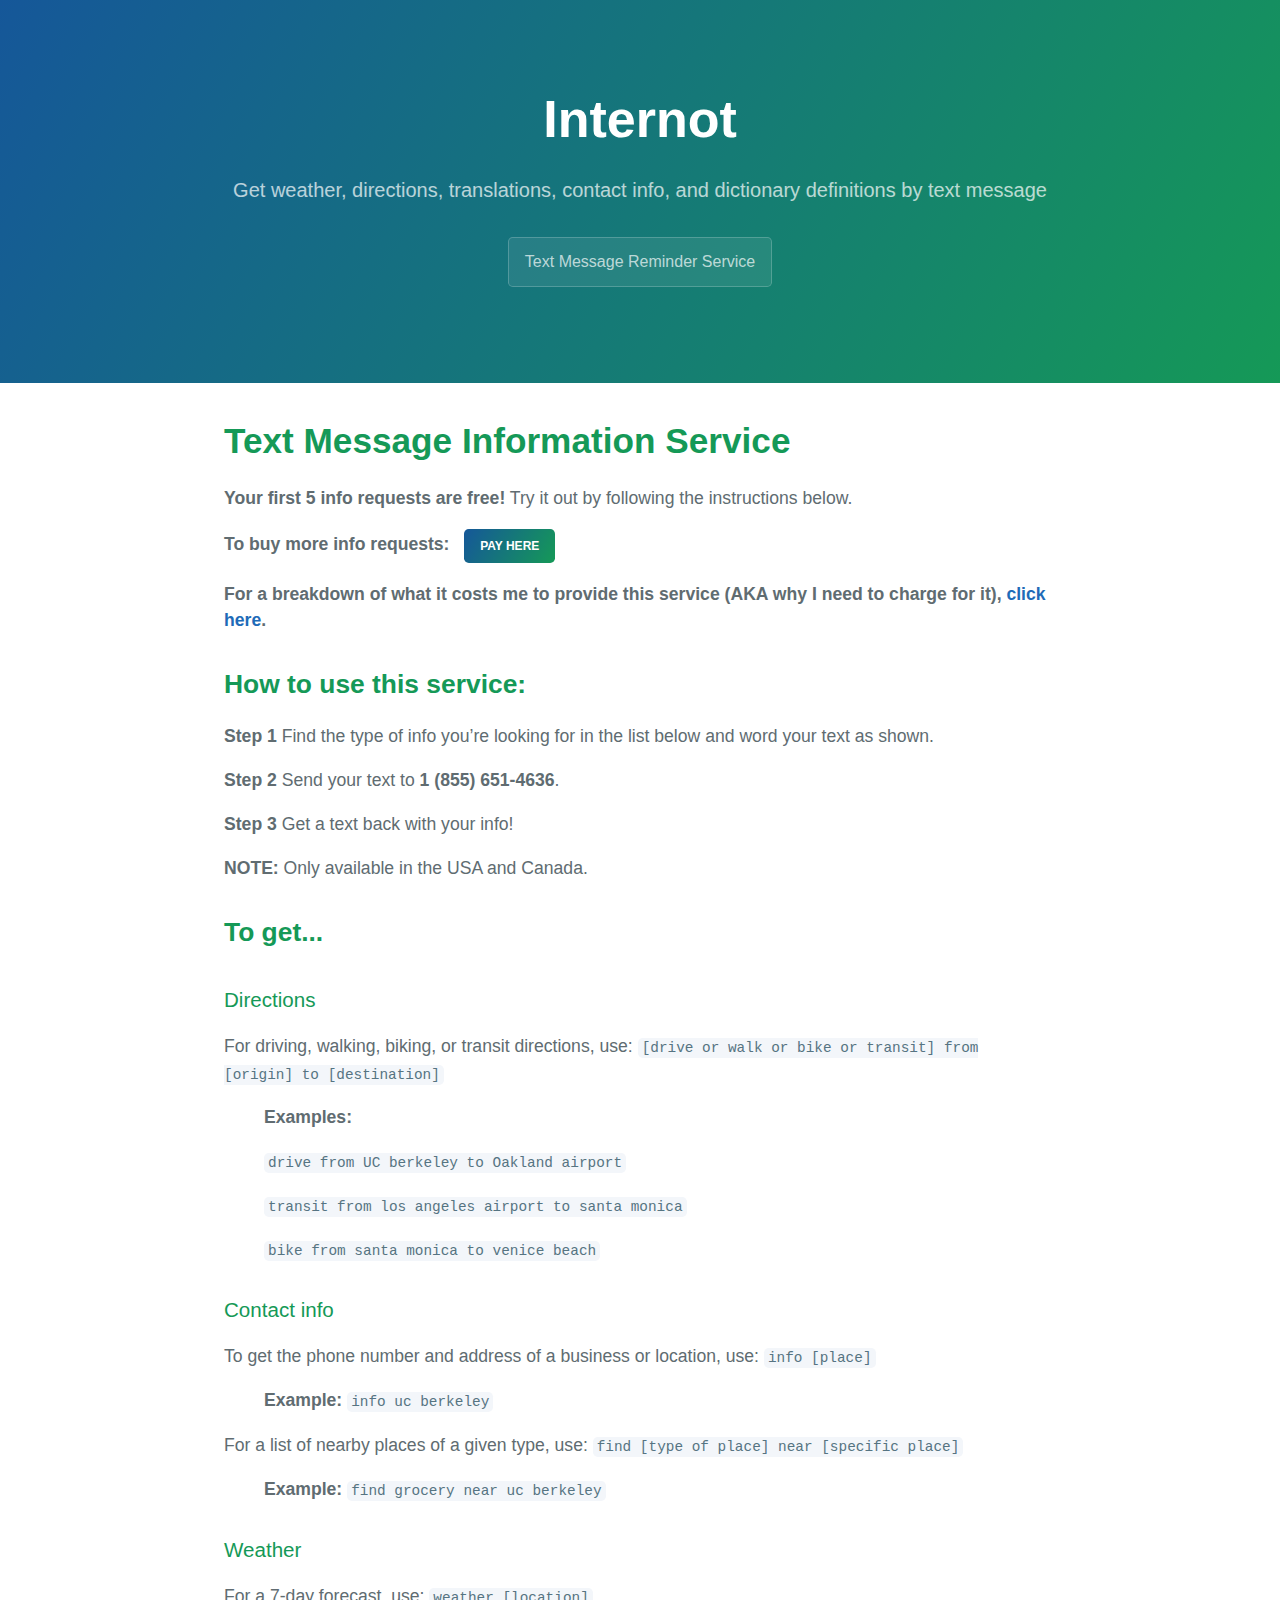
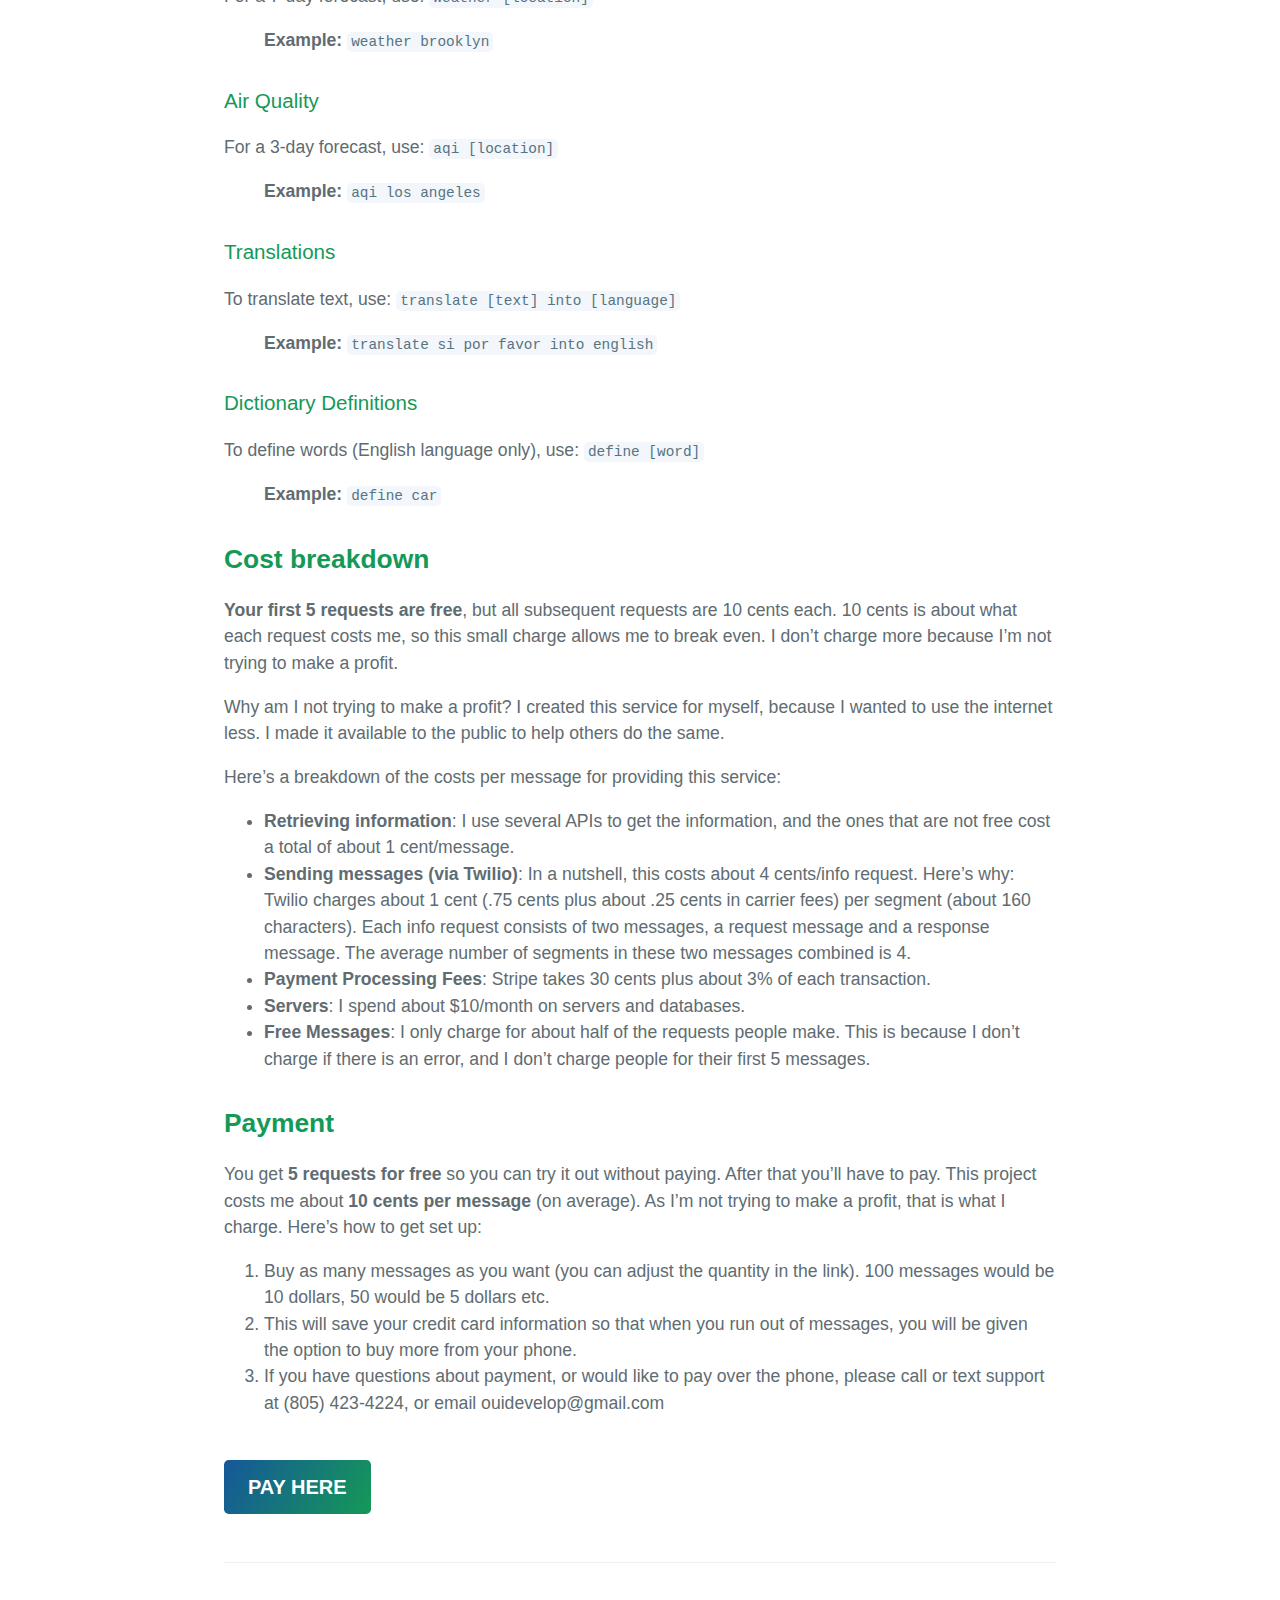
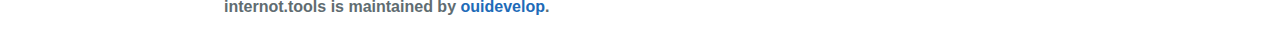
<file: index.html>
<!DOCTYPE html>
<html lang="en-US">
<head>
    <meta charset="UTF-8">

    <!-- Begin Jekyll SEO tag v2.8.0 -->
    <title>Internot</title>
    <meta name="generator" content="Jekyll v3.9.5" />
    <meta property="og:title" content="Internot" />
    <meta property="og:locale" content="en_US" />
    <meta name="description" content="Get weather, directions, translations, contact info, and dictionary definitions by text message" />
    <meta property="og:description" content="Get weather, directions, translations, contact info, and dictionary definitions by text message" />
    <link rel="canonical" href="https://internot.tools" />
    <meta property="og:url" content="https://internot.tools" />
    <meta property="og:site_name" content="Internot" />
    <meta property="og:type" content="website" />
    <meta name="twitter:card" content="summary" />
    <meta property="twitter:title" content="Internot" />
    <script type="application/ld+json">
        {"@context":"https://schema.org","@type":"WebSite","description":"Get weather, directions, translations, contact info, and dictionary definitions by text message","headline":"Internot","name":"Internot","url":"https://internot.tools"}</script>
    <!-- End Jekyll SEO tag -->

    <link rel="preconnect" href="https://fonts.gstatic.com">
    <link rel="preload" href="https://fonts.googleapis.com/css?family=Open+Sans:400,700&display=swap" as="style" type="text/css" crossorigin>
    <meta name="viewport" content="width=device-width, initial-scale=1">
    <meta name="theme-color" content="#157878">
    <meta name="apple-mobile-web-app-status-bar-style" content="black-translucent">
    <link rel="stylesheet" href="style.css">
    <!-- start custom head snippets, customize with your own _includes/head-custom.html file -->

    <!-- Setup Google Analytics -->



    <!-- You can set your favicon here -->
    <!-- link rel="shortcut icon" type="image/x-icon" href="/text-message-directions/favicon.ico" -->

    <!-- end custom head snippets -->

</head>
<body>
<a id="skip-to-content" href="#content">Skip to the content.</a>

<header class="page-header" role="banner">
    <h1 class="project-name">Internot</h1>
    <h2 class="project-tagline">Get weather, directions, translations, contact info, and dictionary definitions by text message</h2>
    <a href="./reminders" class="btn">Text Message Reminder Service</a>
</header>

<main id="content" class="main-content" role="main">
    <h1 id="info-by-text">Text Message Information Service</h1>

    <p><strong>Your first 5 info requests are free!</strong> Try it out by following the instructions below.</p>
    <p><strong>To buy more info requests:</strong>&nbsp;&nbsp;&nbsp;<a href="https://buy.stripe.com/4gwbLO8j6dA4g24fZ0" class="pay-button-small">PAY HERE</a></p>
    <p><strong>For a breakdown of what it costs me to provide this service (AKA why I need to charge for it),     <a href="#cost-breakdown">click here</a>.</strong></p>

    <h2> How to use this service: </h2>

    <p> <strong>Step 1</strong> Find the type of info you’re looking for in the list below and word your text as shown.</p>
    <p> <strong>Step 2</strong> Send your text to <strong>1 (855) 651-4636</strong>.</p>
    <p> <strong>Step 3</strong> Get a text back with your info!</p>


    <p> <strong>NOTE:</strong> Only available in the USA and Canada.</p>

    <h2> To get... </h2>
    <h3 id="directions">Directions</h3>
    <p> For driving, walking, biking, or transit directions, use: <code class="language-plaintext highlighter-rouge">[drive or walk or bike or transit] from [origin] to [destination]</code></p>

    <div class="indent">
        <p><strong>Examples:</strong></p>

        <p><code class="language-plaintext highlighter-rouge">drive from UC berkeley to Oakland airport</code></p>

        <p><code class="language-plaintext highlighter-rouge">transit from los angeles airport to santa monica</code></p>

        <p><code class="language-plaintext highlighter-rouge">bike from santa monica to venice beach</code></p>
    </div>

    <h3 id="contact-info">Contact info</h3>
    <p>To get the phone number and address of a business or location, use: <code class="language-plaintext highlighter-rouge">info [place]</code> </p>

    <div class="indent"><p><strong>Example:</strong> <code class="language-plaintext highlighter-rouge">info uc berkeley</code></p></div>

    <p>For a list of nearby places of a given type, use: <code class="language-plaintext highlighter-rouge">find [type of place] near [specific place]</code></p>

    <div class="indent">
        <p><strong>Example:</strong> <code class="language-plaintext highlighter-rouge">find grocery near uc berkeley</code></p>
    </div>

    <h3 id="weather">Weather</h3>
    <p>For a 7-day forecast, use: <code class="language-plaintext highlighter-rouge">weather [location]</code></p>

    <div class="indent">
        <p><strong>Example:</strong> <code class="language-plaintext highlighter-rouge">weather brooklyn</code></p>
    </div>

    <h3 id="air-quality">Air Quality</h3>
    <p>For a 3-day forecast, use: <code class="language-plaintext highlighter-rouge">aqi [location]</code></p>

    <div class="indent">
        <p><strong>Example:</strong>  <code class="language-plaintext highlighter-rouge">aqi los angeles</code></p>
    </div>

    <h3 id="translate">Translations</h3>
    <p>To translate text, use: <code class="language-plaintext highlighter-rouge">translate [text] into [language]</code></p>

    <div class="indent">
        <p><strong>Example:</strong> <code class="language-plaintext highlighter-rouge">translate si por favor into english</code></p>
    </div>

    <h3 id="definitions">Dictionary Definitions</h3>
   <p>To define words (English language only), use: <code class="language-plaintext highlighter-rouge">define [word]</code></p>

    <div class="indent">
        <p><strong>Example:</strong> <code class="language-plaintext highlighter-rouge">define car</code></p>
    </div>

    <h2 id="cost-breakdown">Cost breakdown</h2>
    <p><strong>Your first 5 requests are free</strong>, but all subsequent requests are 10 cents each. 10 cents is about what each request costs me, so this small charge allows me to break even. I don’t charge more because I’m not trying to make a profit.</p>
    <p>Why am I not trying to make a profit? I created this service for myself, because I wanted to use the internet less. I made it available to the public to help others do the same.</p>
    <p>Here’s a breakdown of the costs per message for providing this service:</p>

    <ul>
        <li><strong>Retrieving information</strong>: I use several APIs to get the information, and the ones that are not free cost a total of about 1 cent/message.</li>
        <li><strong>Sending messages (via Twilio)</strong>: In a nutshell, this costs about 4 cents/info request. Here’s why: Twilio charges about 1 cent (.75 cents plus about .25 cents in carrier fees) per segment (about 160 characters). Each info request consists of two messages, a request message and a response message. The average number of segments in these two messages combined is 4.</li>
        <li><strong>Payment Processing Fees</strong>: Stripe takes 30 cents plus about 3% of each transaction.</li>
        <li><strong>Servers</strong>: I spend about $10/month on servers and databases.</li>
        <li><strong>Free Messages</strong>: I only charge for about half of the requests people make. This is because I don’t charge if there is an error, and I don’t charge people for their first 5 messages.</li>
    </ul>

    <h2 id="payment">Payment</h2>
    <p>You get <strong>5 requests for free</strong> so you can try it out without paying. After that you’ll have to pay. This project costs me about <strong>10 cents per message</strong> (on average). As I’m not trying to make a profit, that is what I charge. Here’s how to get set up:</p>
    <ol>
        <li>Buy as many messages as you want (you can adjust the quantity in the link). 100 messages would be 10 dollars, 50 would be 5 dollars etc.</li>
        <li>This will save your credit card information so that when you run out of messages, you will be given the option to buy more from your phone.</li>
        <li>If you have questions about payment, or would like to pay over the phone, please call or text support at (805) 423-4224, or email ouidevelop@gmail.com</li>
    </ol>

    <br>
    <a href="https://buy.stripe.com/4gwbLO8j6dA4g24fZ0" class="pay-button">PAY HERE</a>

    <!--    <p>Built by Oui Develop (at http://ouidevelop.org)</p>-->


    <footer class="site-footer">

        <span class="site-footer-owner">internot.tools is maintained by <a href="https://ouidevelop.org/">ouidevelop</a>.</span>

        <!--        <span class="site-footer-credits">This page was generated by <a href="https://pages.github.com">GitHub Pages</a>.</span>-->
    </footer>
</main>
</body>
</html>
</file>
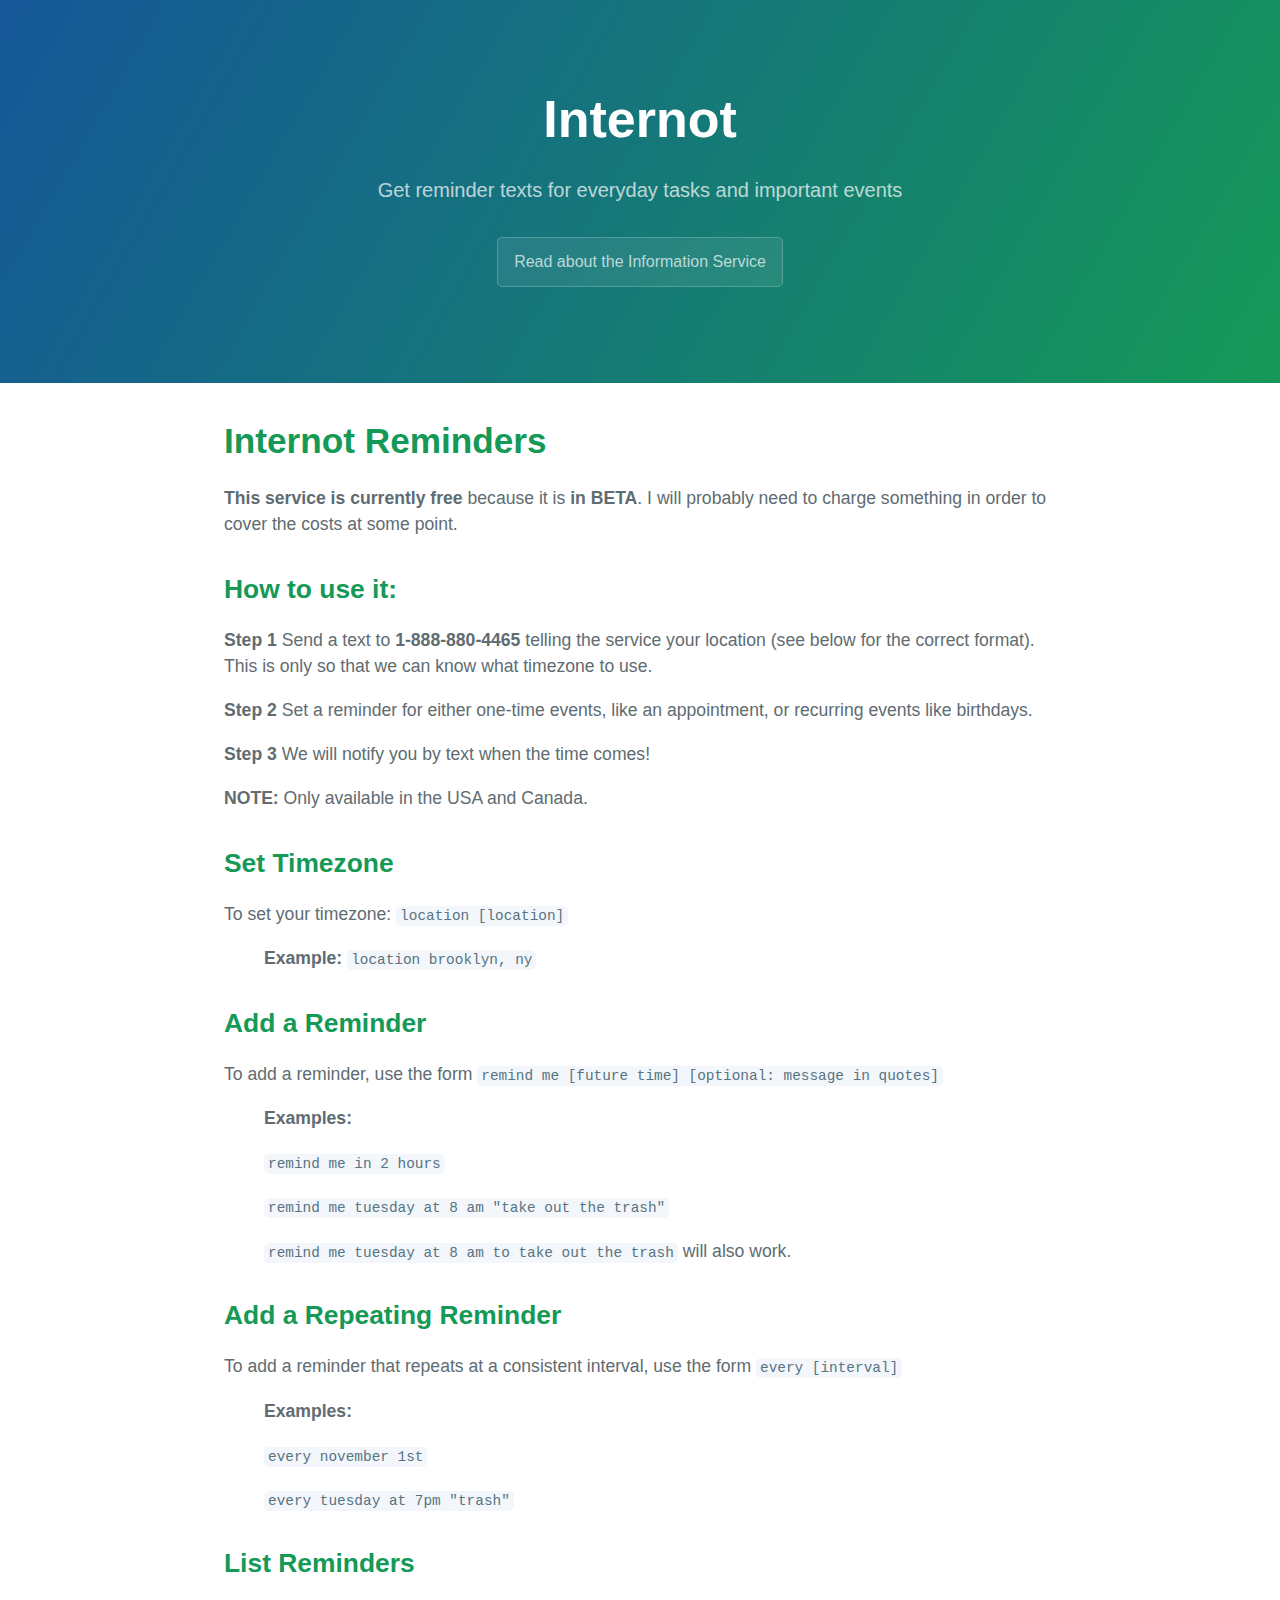
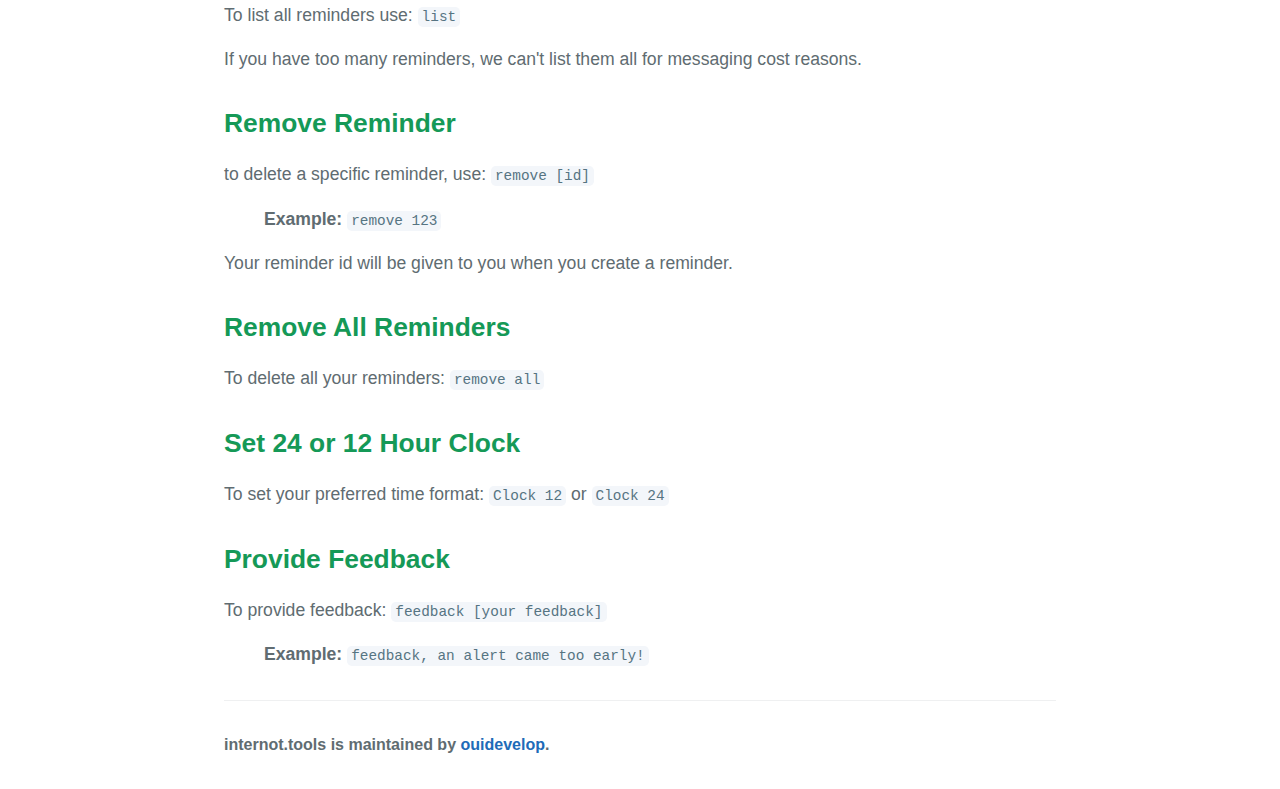
<file: reminders/index.html>
<!DOCTYPE html>
<html lang="en-US">
<head>
    <meta charset="UTF-8">

    <!-- Begin Jekyll SEO tag v2.8.0 -->
    <title>Internot Reminders</title>
    <meta name="generator" content="Jekyll v3.9.5" />
    <meta property="og:title" content="Internot" />
    <meta property="og:locale" content="en_US" />
    <meta name="description" content="Get reminder texts for everyday tasks and important events" />
    <meta property="og:description" content="Get reminder texts for everyday tasks and important events" />
    <link rel="canonical" href="https://internot.tools" />
    <meta property="og:url" content="https://internot.tools" />
    <meta property="og:site_name" content="Internot" />
    <meta property="og:type" content="website" />
    <meta name="twitter:card" content="summary" />
    <meta property="twitter:title" content="Internot" />
    <script type="application/ld+json">
        {
            "@context": "https://schema.org",
            "@type": "WebPage",
            "name": "Internot Reminders",
            "url": "https://internot.tools/reminders",
            "description": "Get text message based single or recurring reminders. This service is currently in beta and is free, but may require a fee in the future to cover costs.",
            "headline": "Internot Reminders",
            "publisher": {
                "@type": "Organization",
                "name": "Internot",
                "url": "https://internot.tools"
            }
        }
    </script>
    <!-- End Jekyll SEO tag -->

    <link rel="preconnect" href="https://fonts.gstatic.com">
    <link rel="preload" href="https://fonts.googleapis.com/css?family=Open+Sans:400,700&display=swap" as="style" type="text/css" crossorigin>
    <meta name="viewport" content="width=device-width, initial-scale=1">
    <meta name="theme-color" content="#157878">
    <meta name="apple-mobile-web-app-status-bar-style" content="black-translucent">
    <link rel="stylesheet" href="../style.css">
    <!-- start custom head snippets, customize with your own _includes/head-custom.html file -->

    <!-- Setup Google Analytics -->



    <!-- You can set your favicon here -->
    <!-- link rel="shortcut icon" type="image/x-icon" href="/text-message-directions/favicon.ico" -->

    <!-- end custom head snippets -->

</head>
<body>
<a id="skip-to-content" href="#content">Skip to the content.</a>

<header class="page-header" role="banner">
    <h1 class="project-name">Internot</h1>
    <h2 class="project-tagline">Get reminder texts for everyday tasks and important events</h2>
    <a href="../" class="btn">Read about the Information Service</a>
</header>

<main id="content" class="main-content" role="main">
    <h1 id="info-by-text">Internot Reminders</h1>

    <p> <strong>This service is currently free</strong> because it is <strong>in BETA</strong>. I will probably need to charge something in order to cover the costs at some point.</p>

    <h2> How to use it: </h2>

    <p> <strong>Step 1</strong> Send a text to <strong>1-888-880-4465</strong> telling the service your location (see below for the correct format). This is only so that we can know what timezone to use.</p>
    <p> <strong>Step 2</strong> Set a reminder for either one-time events, like an appointment, or recurring events like birthdays.</p>
    <p> <strong>Step 3</strong> We will notify you by text when the time comes!</p>

    <p> <strong>NOTE:</strong> Only available in the USA and Canada.</p>

    <h2>Set Timezone</h2>
    <p>To set your timezone: <code class="language-plaintext highlighter-rouge">location [location]</code> </p>

    <div class="indent"><p><strong>Example:</strong> <code class="language-plaintext highlighter-rouge">location brooklyn, ny</code></p></div>

    <h2>Add a Reminder</h2>
    <p>To add a reminder, use the form <code class="language-plaintext highlighter-rouge">remind me [future time] [optional: message in quotes]</code></p>

    <div class="indent">
        <p><strong>Examples:</strong></p>
        <p><code class="language-plaintext highlighter-rouge">remind me in 2 hours</code></p>
        <p><code class="language-plaintext highlighter-rouge">remind me tuesday at 8 am "take out the trash"</code></p>
        <p><code class="language-plaintext highlighter-rouge">remind me tuesday at 8 am to take out the trash</code> will also work. </p>
    </div>

    <h2>Add a Repeating Reminder</h2>
    <p>To add a reminder that repeats at a consistent interval, use the form <code class="language-plaintext highlighter-rouge">every [interval]</code></p>

    <div class="indent">
        <p><strong>Examples:</strong></p>
        <p><code class="language-plaintext highlighter-rouge">every november 1st</code></p>
        <p><code class="language-plaintext highlighter-rouge">every tuesday at 7pm "trash"</code></p>
    </div>

    <h2>List Reminders</h2>
    <p>To list all reminders use: <code class="language-plaintext highlighter-rouge">list</code></p>
    <p>If you have too many reminders, we can't list them all for messaging cost reasons.</p>

    <h2>Remove Reminder</h2>
    <p>to delete a specific reminder, use: <code class="language-plaintext highlighter-rouge">remove [id]</code> </p>

    <div class="indent"><p><strong>Example:</strong> <code class="language-plaintext highlighter-rouge">remove 123</code></p></div>
    <p>Your reminder id will be given to you when you create a reminder.</p>

    <h2>Remove All Reminders</h2>
    <p>To delete all your reminders: <code class="language-plaintext highlighter-rouge">remove all</code></p>

    <h2>Set 24 or 12 Hour Clock</h2>
    <p>To set your preferred time format: <code class="language-plaintext highlighter-rouge">Clock 12</code> or <code class="language-plaintext highlighter-rouge">Clock 24</code> </p>

    <h2>Provide Feedback</h2>
    <p>To provide feedback: <code class="language-plaintext highlighter-rouge">feedback [your feedback]</code></p>

    <div class="indent"><p><strong>Example:</strong> <code class="language-plaintext highlighter-rouge">feedback, an alert came too early!</code></p></div>

    <!--    <p>Built by Oui Develop (at http://ouidevelop.org)</p>-->


    <footer class="site-footer">

        <span class="site-footer-owner">internot.tools is maintained by <a href="https://ouidevelop.org/">ouidevelop</a>.</span>

        <!--        <span class="site-footer-credits">This page was generated by <a href="https://pages.github.com">GitHub Pages</a>.</span>-->
    </footer>
</main>
</body>
</html>
</file>
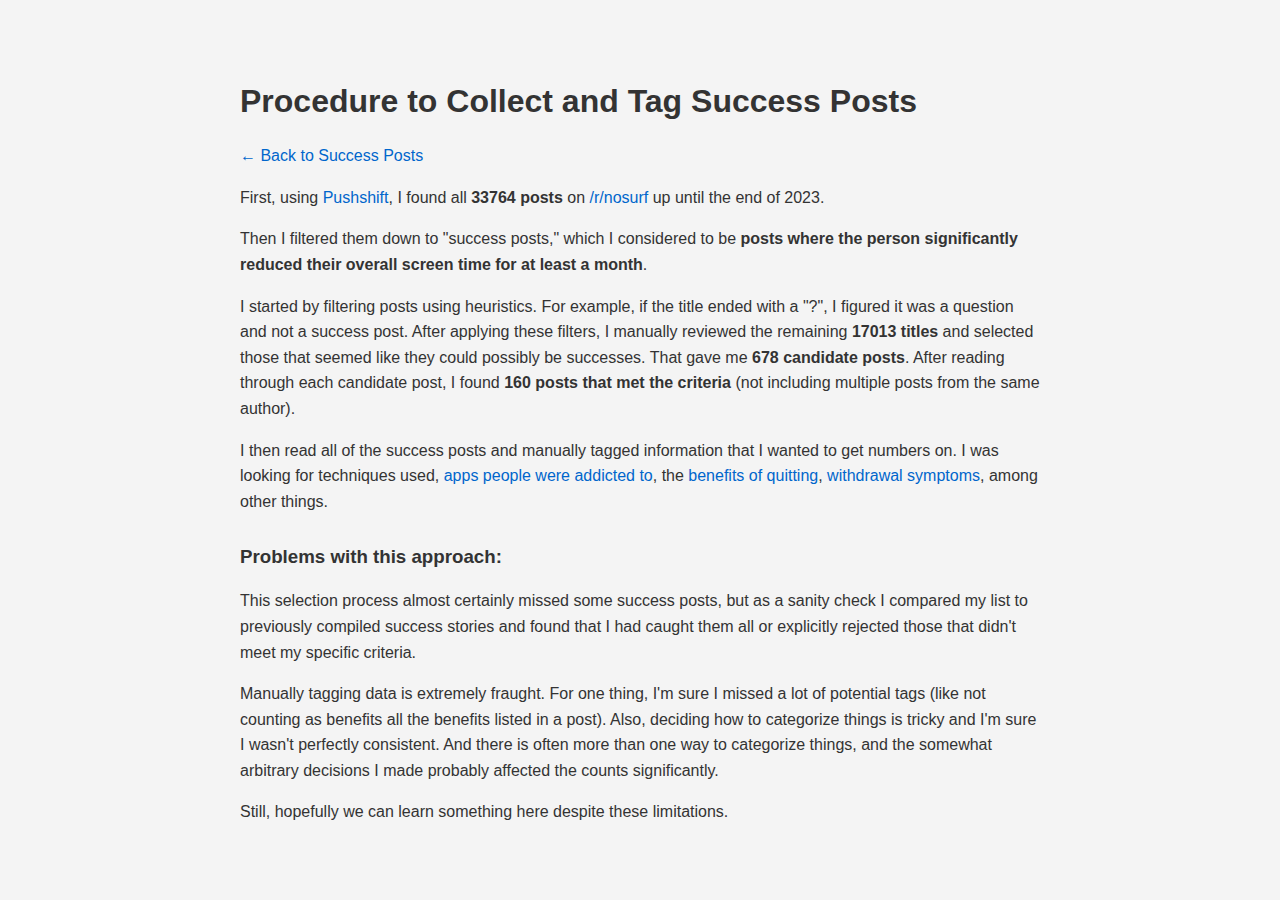
<file: successes/procedure.html>
<!DOCTYPE html>
<html lang="en">
<head>
  <meta charset="UTF-8">
  <title>Data Collection and Tagging Procedure</title>
  <meta name="viewport" content="width=device-width, initial-scale=1.0">
  <link rel="stylesheet" href="style.css">
</head>
<body>
  <div class="container">
    <h1>Procedure to Collect and Tag Success Posts</h1>
    
    <p><a href="index.html">&larr; Back to Success Posts</a></p>

    <p>First, using <a href="https://www.reddit.com/r/pushshift/comments/194k9y4/reddit_dump_files_through_the_end_of_2023/">Pushshift</a>, I found all <strong>33764 posts</strong> on <a href="https://www.reddit.com/r/nosurf">/r/nosurf</a> up until the end of 2023.</p>
    <p>Then I filtered them down to "success posts," which I considered to be <strong>posts where the person significantly reduced their overall screen time for at least a month</strong>.</p>
    <p>I started by filtering posts using heuristics. For example, if the title ended with a "?", I figured it was a question and not a success post. After applying these filters, I manually reviewed the remaining <strong>17013 titles</strong> and selected those that seemed like they could possibly be successes. That gave me <strong>678 candidate posts</strong>. After reading through each candidate post, I found <strong>160 posts that met the criteria</strong> (not including multiple posts from the same author).</p>
    <p>I then read all of the success posts and manually tagged information that I wanted to get numbers on. I was looking for techniques used, <a href="https://internot.tools/successes/?category=a-t">apps people were addicted to</a>, the <a href="https://internot.tools/successes/?category=ben">benefits of quitting</a>, <a href="https://internot.tools/successes/?category=symp">withdrawal symptoms</a>, among other things.</p>
    
    <h3>Problems with this approach:</h3>
    <p>This selection process almost certainly missed some success posts, but as a sanity check I compared my list to previously compiled success stories and found that I had caught them all or explicitly rejected those that didn't meet my specific criteria.</p>
    <p>Manually tagging data is extremely fraught. For one thing, I'm sure I missed a lot of potential tags (like not counting as benefits all the benefits listed in a post). Also, deciding how to categorize things is tricky and I'm sure I wasn't perfectly consistent. And there is often more than one way to categorize things, and the somewhat arbitrary decisions I made probably affected the counts significantly.</p>
    <p>Still, hopefully we can learn something here despite these limitations.</p>
  </div>
</body>
</html>
</file>
<file: successes/style.css>
/* Base Styles */
body {
    font-family: 'Segoe UI', Tahoma, Geneva, Verdana, sans-serif;
    line-height: 1.6;
    color: #333;
    background-color: #f4f4f4;
}

/* Highlighted Suggestion */
.highlighted-suggestion {
    background-color: #d9edf7; /* Light blue background */
    font-weight: bold;
}

/* Introductory Section Styles */
#intro {
    margin: 20px auto;          /* Center the intro section */
    padding: 20px;              /* Add padding for inner spacing */
    max-width: 1200px;          /* Limit the maximum width */
    box-sizing: border-box;     /* Include padding within the width */
    background-color: #ffffff;
    border-radius: 8px;
    box-shadow: 0 2px 4px rgba(0,0,0,0.1);
}

/* Search Container Styles */
.search-container {
    margin: 20px auto;          /* Center the container horizontally */
    max-width: 1200px;          /* Match the width of #intro and .content-container */
    display: flex;
    flex-wrap: wrap;
    gap: 10px;
    box-sizing: border-box;     /* Include padding within the max-width */
    padding: 0 20px;            /* Optional: Add horizontal padding for better spacing */
    background-color: #ffffff;
    padding: 20px;
    border-radius: 8px;
    box-shadow: 0 2px 4px rgba(0,0,0,0.1);
}

#search {
    flex: 1;
    padding: 10px;
    font-size: 1em;
    box-sizing: border-box;
    border: 1px solid #ddd;
    border-radius: 4px;
    transition: border-color 0.3s ease;
}

#search:focus, #categoryDropdown:focus, #tagDropdown:focus {
    border-color: #4CAF50;
    outline: none;
}

/* Category and Tag Dropdown Styles */
#categoryDropdown,
#tagDropdown {
    padding: 10px;
    font-size: 1em;
    border: 1px solid #ddd;
    border-radius: 4px;
    transition: border-color 0.3s ease;
}

/* Suggestions Styles */
.suggestions {
    border: 1px solid #ccc;
    max-height: 300px;
    overflow-y: auto;
    margin-top: 5px;
    width: 100%;
}

.suggestion {
    padding: 10px;
    cursor: pointer;
}

.suggestion:hover {
    background-color: #f0f0f0;
}

/* Highlight Styles */
.highlight {
    background-color: yellow;
    font-weight: bold;
}

.tag-highlight {
    background-color: lightgreen;
    font-weight: bold;
}

/* Content Container */
.content-container {
    margin: 20px auto;          /* Center the container */
    padding: 20px;              /* Add padding for inner spacing */
    max-width: 1200px;          /* Limit the maximum width */
    box-sizing: border-box;     /* Include padding within the width */
    word-wrap: break-word;
    overflow-wrap: break-word;
    background-color: #ffffff;
    border-radius: 8px;
    box-shadow: 0 2px 4px rgba(0,0,0,0.1);
}

/* File Content Container */
.file-content {
    border: 1px solid #ddd;
    padding: 15px;
    margin-bottom: 20px;
    border-radius: 8px;
    background-color: #f9f9f9;
    word-wrap: break-word;
    overflow-wrap: break-word;
    transition: background-color 0.3s ease;
}

.file-content:hover {
    background-color: #e9e9e9;
}

.file-content:nth-child(odd) {
    background-color: #f0f0f0;
}

/* Post Content within File */
.post-content {
    margin-bottom: 20px;
}

.post-heading {
    font-size: 1.2em;
    margin-bottom: 5px;
    color: #555;
}

/* Optional separator between posts within the same file */
.post-content + .post-content {
    border-top: 1px dashed #ccc;
    padding-top: 15px;
}

/* File Name */
.file-name {
    font-weight: bold;
    margin-bottom: 5px;
    color: #2c3e50;
    border-bottom: 2px solid #4CAF50;
    padding-bottom: 5px;
    font-size: 1.2em;
}

.hidden {
    display: none;
}

.permalink {
    font-size: 0.9em;
    margin-left: 10px;
}

/* Highlighted Post */
.highlighted-post {
    border: 2px solid #4CAF50; /* Orange border */
    background-color: #e8f5e9; /* Light yellow background */
    padding: 10px;
    border-radius: 5px;
}

/* Responsive Styles */
@media (max-width: 600px) {
    .search-container {
        margin: 10px;
        flex-direction: column;
    }

    #search,
    #categoryDropdown,
    #tagDropdown {
        font-size: 1.2em;
        padding: 12px;
        width: 100%;
        margin-bottom: 10px;
    }

    .suggestions {
        max-height: 200px;
        font-size: 1.1em;
    }

    .suggestion {
        padding: 15px;
    }

    .file-name {
        font-size: 1.4em;
    }

    .file-content {
        padding: 10px;
    }

    .file-content p {
        font-size: 1.1em;
    }

    body {
        font-size: 16px;
    }

    /* Ensure Introductory Content is Responsive */
    #intro p {
        font-size: 1.1em;
    }

    /* Style for the checkbox label */
    .search-container label {
        display: flex;
        align-items: center;
        font-size: 1em;
        margin-bottom: 10px;
    }

    /* Style for the checkbox input */
    .search-container input[type="checkbox"] {
        margin-right: 5px;
    }
}

.loading-indicator {
    position: fixed;
    top: 0;
    left: 0;
    width: 100%;
    height: 100%;
    background-color: rgba(255, 255, 255, 0.8);
    display: flex;
    flex-direction: column;
    justify-content: center;
    align-items: center;
    z-index: 1000;
}

.spinner {
    border: 4px solid #f3f3f3;
    border-top: 4px solid #3498db;
    border-radius: 50%;
    width: 40px;
    height: 40px;
    animation: spin 1s linear infinite;
}

@keyframes spin {
    0% { transform: rotate(0deg); }
    100% { transform: rotate(360deg); }
}

.skeleton-screen {
    display: none;
}

.skeleton-item {
    height: 100px;
    background-color: #f0f0f0;
    margin-bottom: 20px;
    animation: pulse 1.5s infinite;
}

@keyframes pulse {
    0% { opacity: 0.6; }
    50% { opacity: 1; }
    100% { opacity: 0.6; }
}

/* Add these new styles */
.procedure-section {
  margin-bottom: 20px;
}

.toggle-button {
  background-color: #4CAF50;
  border: none;
  color: white;
  padding: 15px 32px;
  text-align: center;
  text-decoration: none;
  display: inline-block;
  font-size: 16px;
  margin: 4px 2px;
  cursor: pointer;
  transition-duration: 0.4s;
}

.toggle-button:hover {
  background-color: #45a049;
}

.procedure-content {
  background-color: #f9f9f9;
  border: 1px solid #ddd;
  padding: 20px;
  margin-top: 10px;
}

/* Add these styles for the procedure page */
.container {
  max-width: 800px;
  margin: 0 auto;
  padding: 20px;
  line-height: 1.6;
}

h1, h2, h3 {
  margin-top: 1.5em;
  margin-bottom: 0.5em;
}

a {
  color: #0066cc;
  text-decoration: none;
}

a:hover {
  text-decoration: underline;
}
</file>
<file: style.css>
/*! normalize.css v3.0.2 | MIT License | git.io/normalize */
.indent {
    margin-left: 40px
}

@import url("https://fonts.googleapis.com/css?family=Open+Sans:400,700&display=swap");html {
    font-family: sans-serif;
    -ms-text-size-adjust: 100%;
    -webkit-text-size-adjust: 100%
}

body {
    margin: 0
}

article,aside,details,figcaption,figure,footer,header,hgroup,main,menu,nav,section,summary {
    display: block
}

audio,canvas,progress,video {
    display: inline-block;
    vertical-align: baseline
}

audio:not([controls]) {
    display: none;
    height: 0
}

[hidden],template {
    display: none
}

a {
    background-color: transparent
}

a:active,a:hover {
    outline: 0
}

abbr[title] {
    border-bottom: 1px dotted
}

b,strong {
    font-weight: bold
}

dfn {
    font-style: italic
}

h1 {
    font-size: 2em;
    font-weight: bold; /* Bolder text */
    margin: 0.67em 0
}

h2 {
    font-weight: bold; /* Bolder text */
}

h3 {
    font-weight: normal;
}

mark {
    background: #ff0;
    color: #000
}

small {
    font-size: 80%
}

sub,sup {
    font-size: 75%;
    line-height: 0;
    position: relative;
    vertical-align: baseline
}

sup {
    top: -0.5em
}

sub {
    bottom: -0.25em
}

img {
    border: 0
}

svg:not(:root) {
    overflow: hidden
}

figure {
    margin: 1em 40px
}

hr {
    box-sizing: content-box;
    height: 0
}

pre {
    overflow: auto
}

code,kbd,pre,samp {
    font-family: monospace, monospace;
    font-size: 1em
}

button,input,optgroup,select,textarea {
    color: inherit;
    font: inherit;
    margin: 0
}

button {
    overflow: visible
}

button,select {
    text-transform: none
}

button,html input[type="button"],input[type="reset"],input[type="submit"] {
    -webkit-appearance: button;
    cursor: pointer
}

button[disabled],html input[disabled] {
    cursor: default
}

button::-moz-focus-inner,input::-moz-focus-inner {
    border: 0;
    padding: 0
}

input {
    line-height: normal
}

input[type="checkbox"],input[type="radio"] {
    box-sizing: border-box;
    padding: 0
}

input[type="number"]::-webkit-inner-spin-button,input[type="number"]::-webkit-outer-spin-button {
    height: auto
}

input[type="search"] {
    -webkit-appearance: textfield;
    box-sizing: content-box
}

input[type="search"]::-webkit-search-cancel-button,input[type="search"]::-webkit-search-decoration {
    -webkit-appearance: none
}

fieldset {
    border: 1px solid #c0c0c0;
    margin: 0 2px;
    padding: 0.35em 0.625em 0.75em
}

legend {
    border: 0;
    padding: 0
}

textarea {
    overflow: auto
}

optgroup {
    font-weight: bold
}

table {
    border-collapse: collapse;
    border-spacing: 0
}

td,th {
    padding: 0
}

.highlight table td {
    padding: 5px
}

.highlight table pre {
    margin: 0
}

.highlight .cm {
    color: #999988;
    font-style: italic
}

.highlight .cp {
    color: #999999;
    font-weight: bold
}

.highlight .c1 {
    color: #999988;
    font-style: italic
}

.highlight .cs {
    color: #999999;
    font-weight: bold;
    font-style: italic
}

.highlight .c,.highlight .cd {
    color: #999988;
    font-style: italic
}

.highlight .err {
    color: #a61717;
    background-color: #e3d2d2
}

.highlight .gd {
    color: #000000;
    background-color: #ffdddd
}

.highlight .ge {
    color: #000000;
    font-style: italic
}

.highlight .gr {
    color: #aa0000
}

.highlight .gh {
    color: #999999
}

.highlight .gi {
    color: #000000;
    background-color: #ddffdd
}

.highlight .go {
    color: #888888
}

.highlight .gp {
    color: #555555
}

.highlight .gs {
    font-weight: bold
}

.highlight .gu {
    color: #aaaaaa
}

.highlight .gt {
    color: #aa0000
}

.highlight .kc {
    color: #000000;
    font-weight: bold
}

.highlight .kd {
    color: #000000;
    font-weight: bold
}

.highlight .kn {
    color: #000000;
    font-weight: bold
}

.highlight .kp {
    color: #000000;
    font-weight: bold
}

.highlight .kr {
    color: #000000;
    font-weight: bold
}

.highlight .kt {
    color: #445588;
    font-weight: bold
}

.highlight .k,.highlight .kv {
    color: #000000;
    font-weight: bold
}

.highlight .mf {
    color: #009999
}

.highlight .mh {
    color: #009999
}

.highlight .il {
    color: #009999
}

.highlight .mi {
    color: #009999
}

.highlight .mo {
    color: #009999
}

.highlight .m,.highlight .mb,.highlight .mx {
    color: #009999
}

.highlight .sb {
    color: #d14
}

.highlight .sc {
    color: #d14
}

.highlight .sd {
    color: #d14
}

.highlight .s2 {
    color: #d14
}

.highlight .se {
    color: #d14
}

.highlight .sh {
    color: #d14
}

.highlight .si {
    color: #d14
}

.highlight .sx {
    color: #d14
}

.highlight .sr {
    color: #009926
}

.highlight .s1 {
    color: #d14
}

.highlight .ss {
    color: #990073
}

.highlight .s {
    color: #d14
}

.highlight .na {
    color: #008080
}

.highlight .bp {
    color: #999999
}

.highlight .nb {
    color: #0086B3
}

.highlight .nc {
    color: #445588;
    font-weight: bold
}

.highlight .no {
    color: #008080
}

.highlight .nd {
    color: #3c5d5d;
    font-weight: bold
}

.highlight .ni {
    color: #800080
}

.highlight .ne {
    color: #990000;
    font-weight: bold
}

.highlight .nf {
    color: #990000;
    font-weight: bold
}

.highlight .nl {
    color: #990000;
    font-weight: bold
}

.highlight .nn {
    color: #555555
}

.highlight .nt {
    color: #000080
}

.highlight .vc {
    color: #008080
}

.highlight .vg {
    color: #008080
}

.highlight .vi {
    color: #008080
}

.highlight .nv {
    color: #008080
}

.highlight .ow {
    color: #000000;
    font-weight: bold
}

.highlight .o {
    color: #000000;
    font-weight: bold
}

.highlight .w {
    color: #bbbbbb
}

.highlight {
    background-color: #f8f8f8
}

* {
    box-sizing: border-box
}

body {
    padding: 0;
    margin: 0;
    font-family: "Open Sans", "Helvetica Neue", Helvetica, Arial, sans-serif;
    font-size: 16px;
    line-height: 1.5;
    color: #606c71
}

#skip-to-content {
    height: 1px;
    width: 1px;
    position: absolute;
    overflow: hidden;
    top: -10px
}

#skip-to-content:focus {
    position: fixed;
    top: 10px;
    left: 10px;
    height: auto;
    width: auto;
    background: #e19447;
    outline: thick solid #e19447
}

a {
    color: #1e6bb8;
    text-decoration: none
}

a:hover {
    text-decoration: underline
}

.btn {
    display: inline-block;
    margin-bottom: 1rem;
    color: rgba(255,255,255,0.7);
    background-color: rgba(255,255,255,0.08);
    border-color: rgba(255,255,255,0.2);
    border-style: solid;
    border-width: 1px;
    border-radius: 0.3rem;
    transition: color 0.2s, background-color 0.2s, border-color 0.2s
}

.btn:hover {
    color: rgba(255,255,255,0.8);
    text-decoration: none;
    background-color: rgba(255,255,255,0.2);
    border-color: rgba(255,255,255,0.3)
}

.btn+.btn {
    margin-left: 1rem
}

@media screen and (min-width: 64em) {
    .btn {
        padding:0.75rem 1rem
    }
}

@media screen and (min-width: 42em) and (max-width: 64em) {
    .btn {
        padding:0.6rem 0.9rem;
        font-size: 0.9rem
    }
}

@media screen and (max-width: 42em) {
    .btn {
        display:block;
        width: 100%;
        padding: 0.75rem;
        font-size: 0.9rem
    }

    .btn+.btn {
        margin-top: 1rem;
        margin-left: 0
    }
}

.page-header {
    color: #fff;
    text-align: center;
    background-color: #159957;
    background-image: linear-gradient(120deg, #155799, #159957)
}

@media screen and (min-width: 64em) {
    .page-header {
        padding:5rem 6rem
    }
}

@media screen and (min-width: 42em) and (max-width: 64em) {
    .page-header {
        padding:3rem 4rem
    }
}

@media screen and (max-width: 42em) {
    .page-header {
        padding:2rem 1rem
    }
}

.project-name {
    margin-top: 0;
    margin-bottom: 0.1rem
}

@media screen and (min-width: 64em) {
    .project-name {
        font-size:3.25rem
    }
}

@media screen and (min-width: 42em) and (max-width: 64em) {
    .project-name {
        font-size:2.25rem
    }
}

@media screen and (max-width: 42em) {
    .project-name {
        font-size:1.75rem
    }
}

.project-tagline {
    margin-bottom: 2rem;
    font-weight: normal;
    opacity: 0.7
}

@media screen and (min-width: 64em) {
    .project-tagline {
        font-size:1.25rem
    }
}

@media screen and (min-width: 42em) and (max-width: 64em) {
    .project-tagline {
        font-size:1.15rem
    }
}

@media screen and (max-width: 42em) {
    .project-tagline {
        font-size:1rem
    }
}

.main-content {
    word-wrap: break-word
}

.main-content :first-child {
    margin-top: 0
}

@media screen and (min-width: 64em) {
    .main-content {
        max-width:64rem;
        padding: 2rem 6rem;
        margin: 0 auto;
        font-size: 1.1rem
    }
}

@media screen and (min-width: 42em) and (max-width: 64em) {
    .main-content {
        padding:2rem 4rem;
        font-size: 1.1rem
    }
}

@media screen and (max-width: 42em) {
    .main-content {
        padding:2rem 1rem;
        font-size: 1rem
    }
}

.main-content kbd {
    background-color: #fafbfc;
    border: 1px solid #c6cbd1;
    border-bottom-color: #959da5;
    border-radius: 3px;
    box-shadow: inset 0 -1px 0 #959da5;
    color: #444d56;
    display: inline-block;
    font-size: 11px;
    line-height: 10px;
    padding: 3px 5px;
    vertical-align: middle
}

.main-content img {
    max-width: 100%
}

.main-content h1,.main-content h2,.main-content h3,.main-content h4,.main-content h5,.main-content h6 {
    margin-top: 2rem;
    margin-bottom: 1rem;
    /*font-weight: normal;*/
    color: #159957
}

.main-content p {
    margin-bottom: 1em
}

.main-content code {
    padding: 2px 4px;
    font-family: Consolas, "Liberation Mono", Menlo, Courier, monospace;
    font-size: 0.9rem;
    color: #567482;
    background-color: #f3f6fa;
    border-radius: 0.3rem
}

.main-content pre {
    padding: 0.8rem;
    margin-top: 0;
    margin-bottom: 1rem;
    font: 1rem Consolas, "Liberation Mono", Menlo, Courier, monospace;
    color: #567482;
    word-wrap: normal;
    background-color: #f3f6fa;
    border: solid 1px #dce6f0;
    border-radius: 0.3rem
}

.main-content pre>code {
    padding: 0;
    margin: 0;
    font-size: 0.9rem;
    color: #567482;
    word-break: normal;
    white-space: pre;
    background: transparent;
    border: 0
}

.main-content .highlight {
    margin-bottom: 1rem
}

.main-content .highlight pre {
    margin-bottom: 0;
    word-break: normal
}

.main-content .highlight pre,.main-content pre {
    padding: 0.8rem;
    overflow: auto;
    font-size: 0.9rem;
    line-height: 1.45;
    border-radius: 0.3rem;
    -webkit-overflow-scrolling: touch
}

.main-content pre code,.main-content pre tt {
    display: inline;
    max-width: initial;
    padding: 0;
    margin: 0;
    overflow: initial;
    line-height: inherit;
    word-wrap: normal;
    background-color: transparent;
    border: 0
}

.main-content pre code:before,.main-content pre code:after,.main-content pre tt:before,.main-content pre tt:after {
    content: normal
}

.main-content ul,.main-content ol {
    margin-top: 0
}

.main-content blockquote {
    padding: 0 1rem;
    margin-left: 0;
    color: #819198;
    border-left: 0.3rem solid #dce6f0
}

.main-content blockquote>:first-child {
    margin-top: 0
}

.main-content blockquote>:last-child {
    margin-bottom: 0
}

.main-content table {
    display: block;
    width: 100%;
    overflow: auto;
    word-break: normal;
    word-break: keep-all;
    -webkit-overflow-scrolling: touch
}

.main-content table th {
    font-weight: bold
}

.main-content table th,.main-content table td {
    padding: 0.5rem 1rem;
    border: 1px solid #e9ebec
}

.main-content dl {
    padding: 0
}

.main-content dl dt {
    padding: 0;
    margin-top: 1rem;
    font-size: 1rem;
    font-weight: bold
}

.main-content dl dd {
    padding: 0;
    margin-bottom: 1rem
}

.main-content hr {
    height: 2px;
    padding: 0;
    margin: 1rem 0;
    background-color: #eff0f1;
    border: 0
}

.site-footer {
    padding-top: 2rem;
    margin-top: 2rem;
    border-top: solid 1px #eff0f1
}

@media screen and (min-width: 64em) {
    .site-footer {
        font-size:1rem
    }
}

@media screen and (min-width: 42em) and (max-width: 64em) {
    .site-footer {
        font-size:1rem
    }
}

@media screen and (max-width: 42em) {
    .site-footer {
        font-size:0.9rem
    }
}

.site-footer-owner {
    display: block;
    font-weight: bold
}

.site-footer-credits {
    color: #819198
}

.pay-button {
    display: inline-block;
    padding: 0.75rem 1.5rem;
    margin-bottom: 1rem;
    color: #fff;
    background-color: #159957;
    background-image: linear-gradient(120deg, #155799, #159957);
    border: none;
    border-radius: 0.3rem;
    font-size: 1.25rem; /* Increased font size */
    font-weight: bold; /* Bolder text */
    text-align: center;
    text-decoration: none;
    transition: background-color 0.2s, box-shadow 0.2s;
}

.pay-button-small {
    display: inline-block;
    padding: 0.5rem 1rem;
    margin-bottom: 0; /* Remove the bottom margin */
    color: #fff;
    background-color: #159957;
    background-image: linear-gradient(120deg, #155799, #159957);
    border: none;
    border-radius: 0.3rem;
    font-size: .75rem;
    font-weight: bold;
    text-align: center;
    text-decoration: none;
    transition: background-color 0.2s, box-shadow 0.2s;
}


.pay-button-small:hover {
    background-color: #157a3b;
    background-image: linear-gradient(120deg, #135a76, #157a3b);
    text-decoration: none;
    color: #fff;
    box-shadow: 0px 4px 6px rgba(0, 0, 0, 0.1);
}

.pay-button:hover {
    background-color: #157a3b;
    background-image: linear-gradient(120deg, #135a76, #157a3b);
    text-decoration: none;
    color: #fff;
    box-shadow: 0px 4px 6px rgba(0, 0, 0, 0.1);
}
</file>
